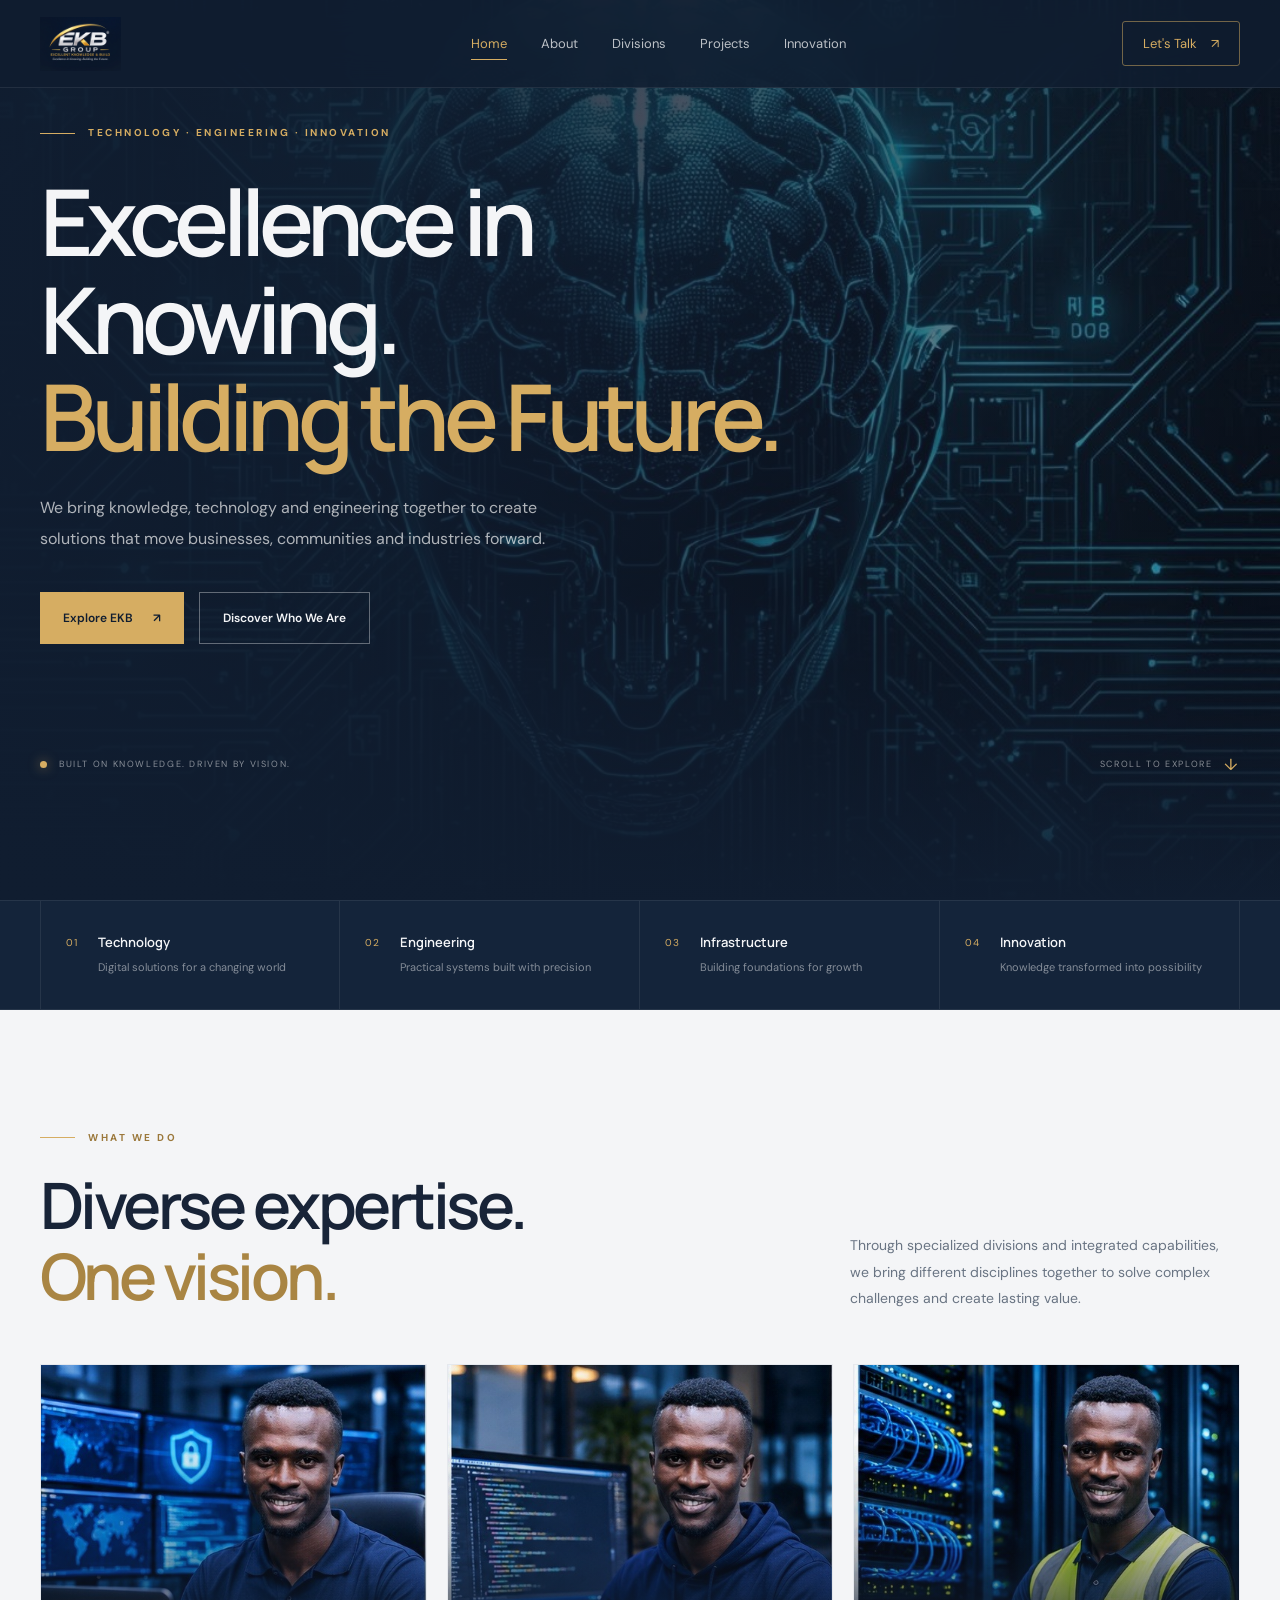
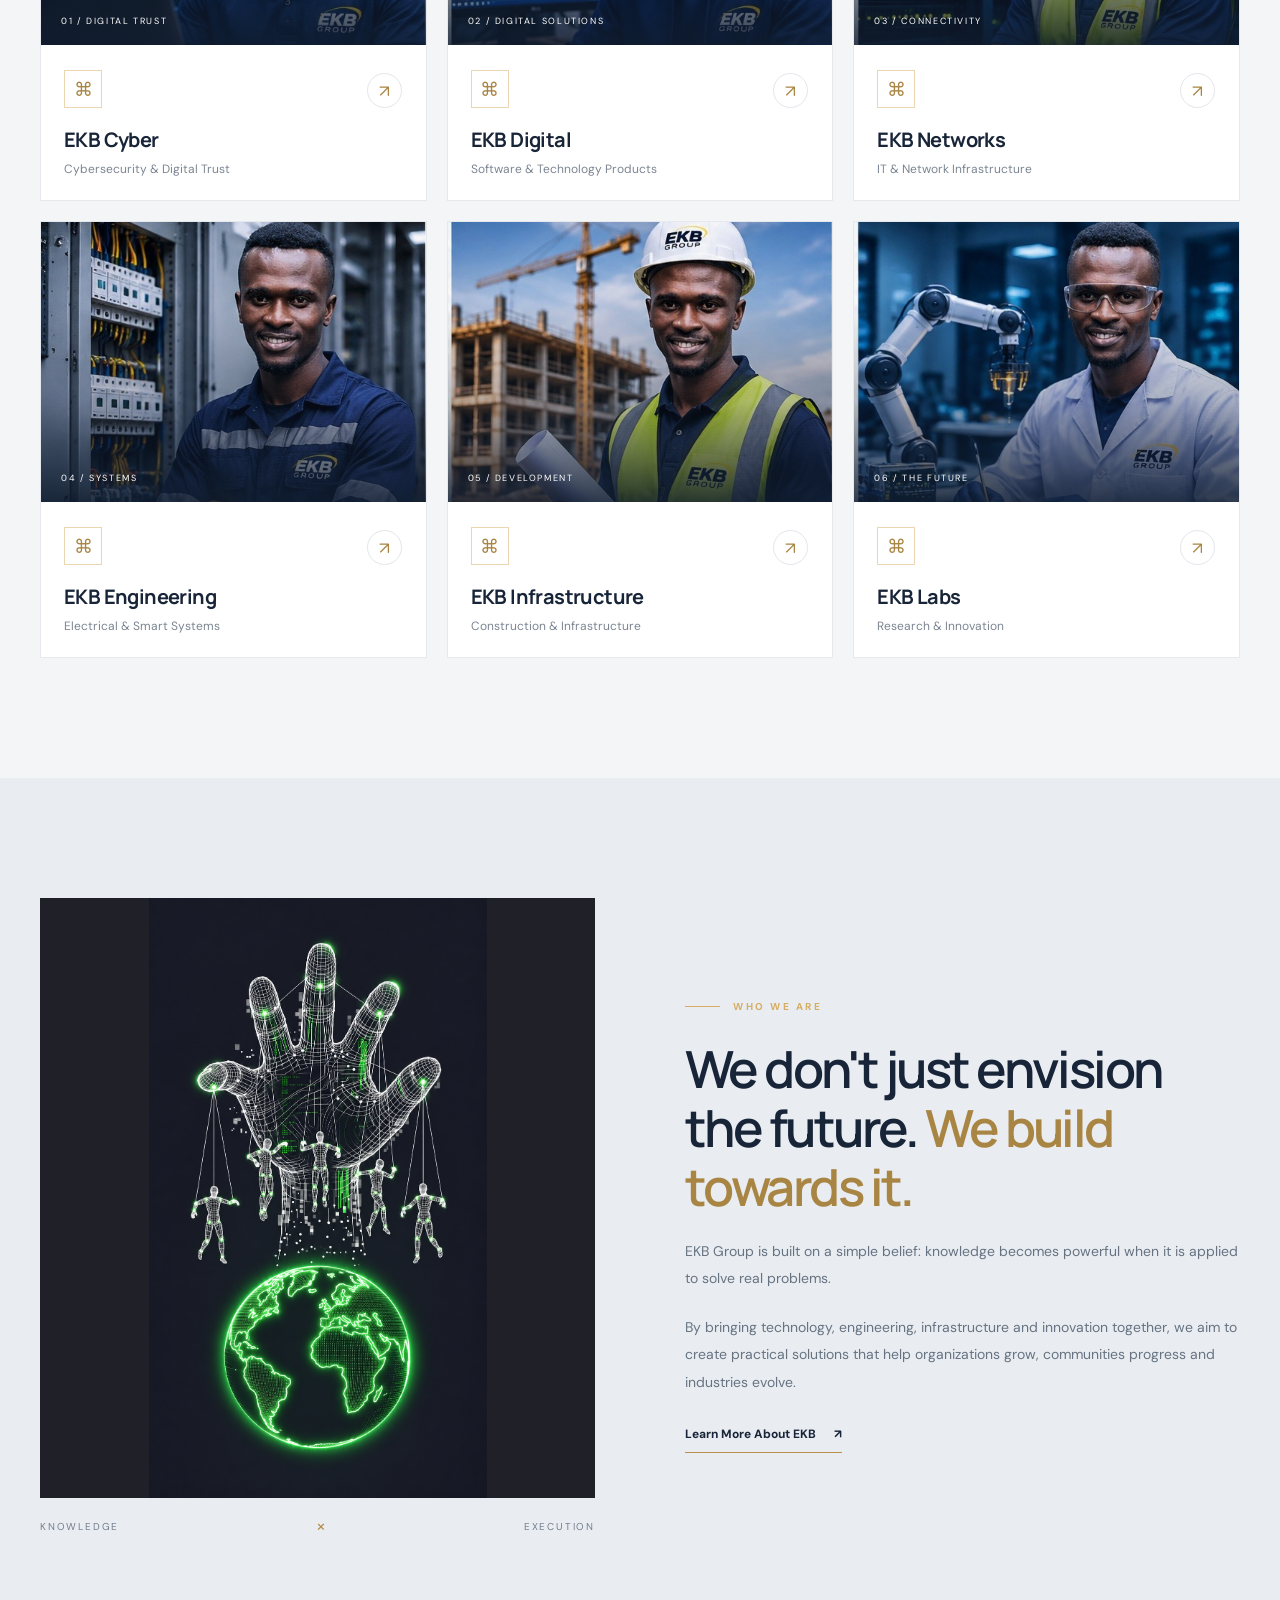
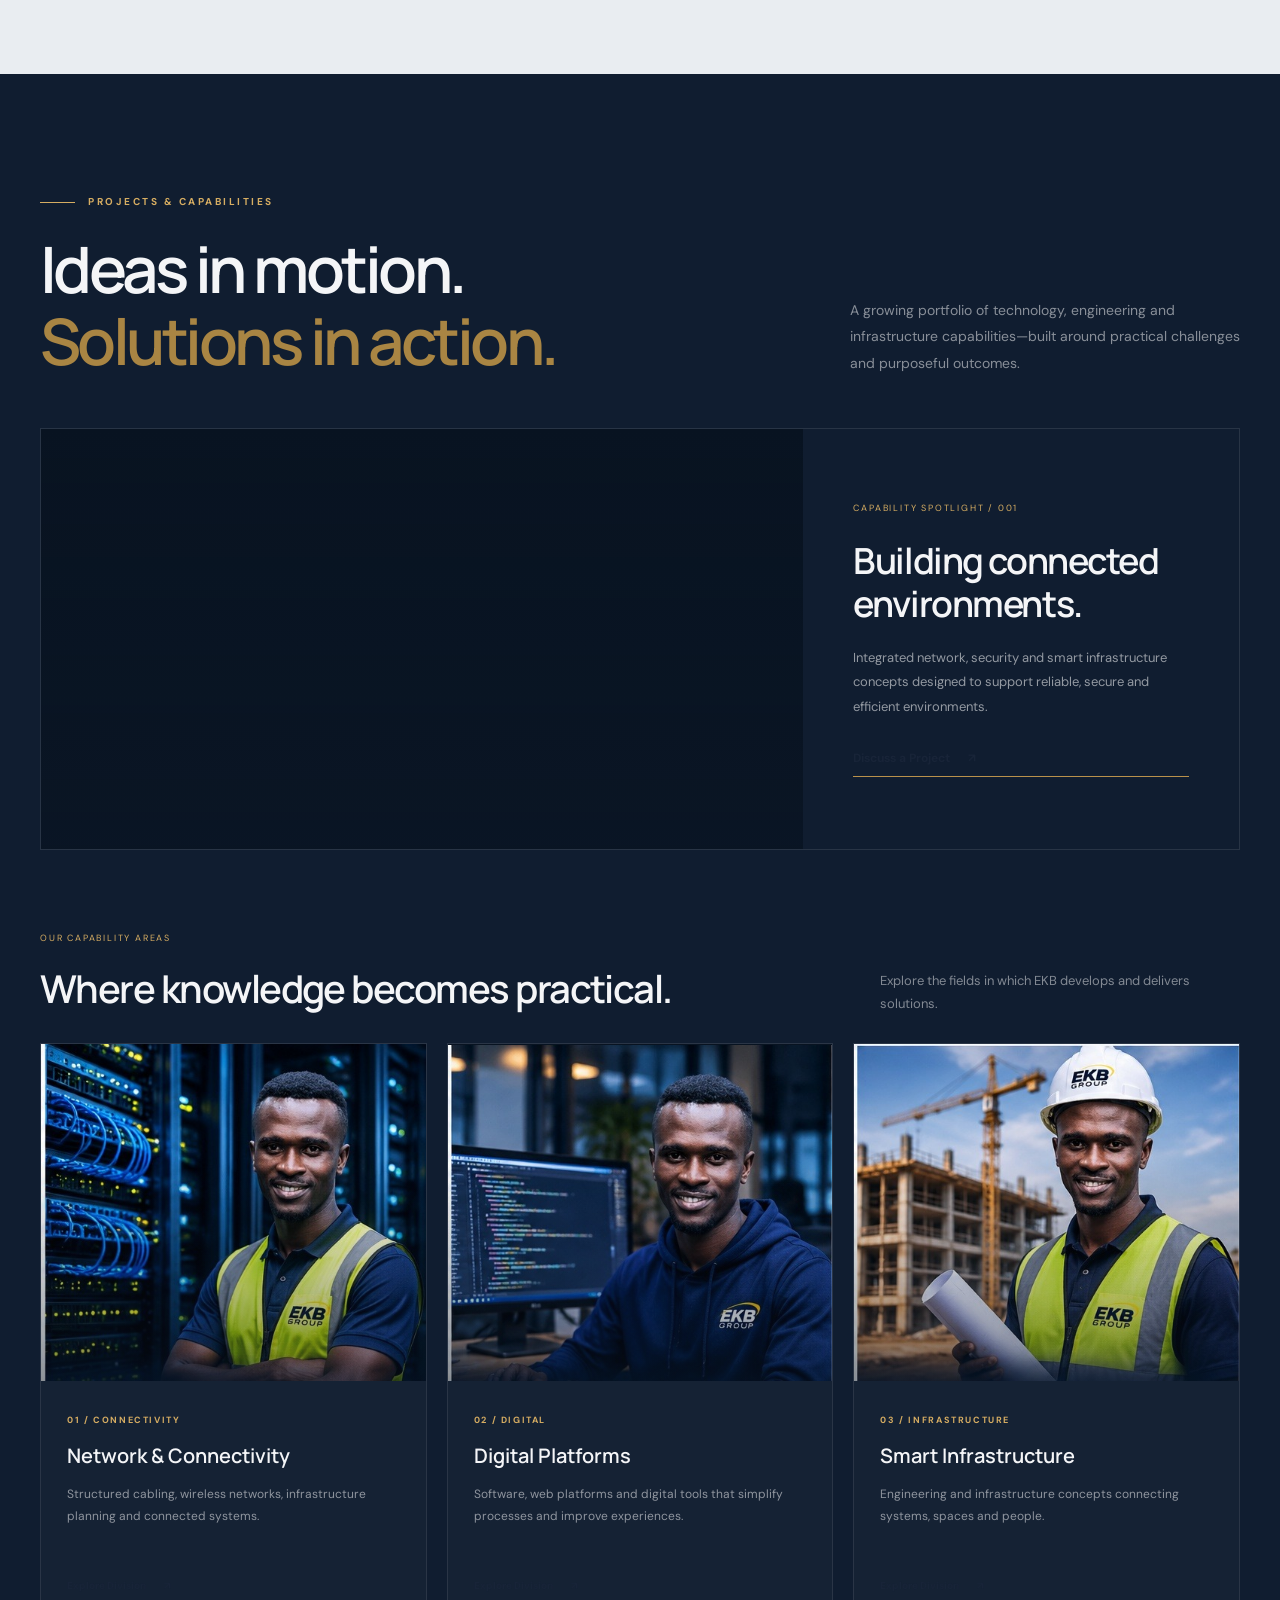
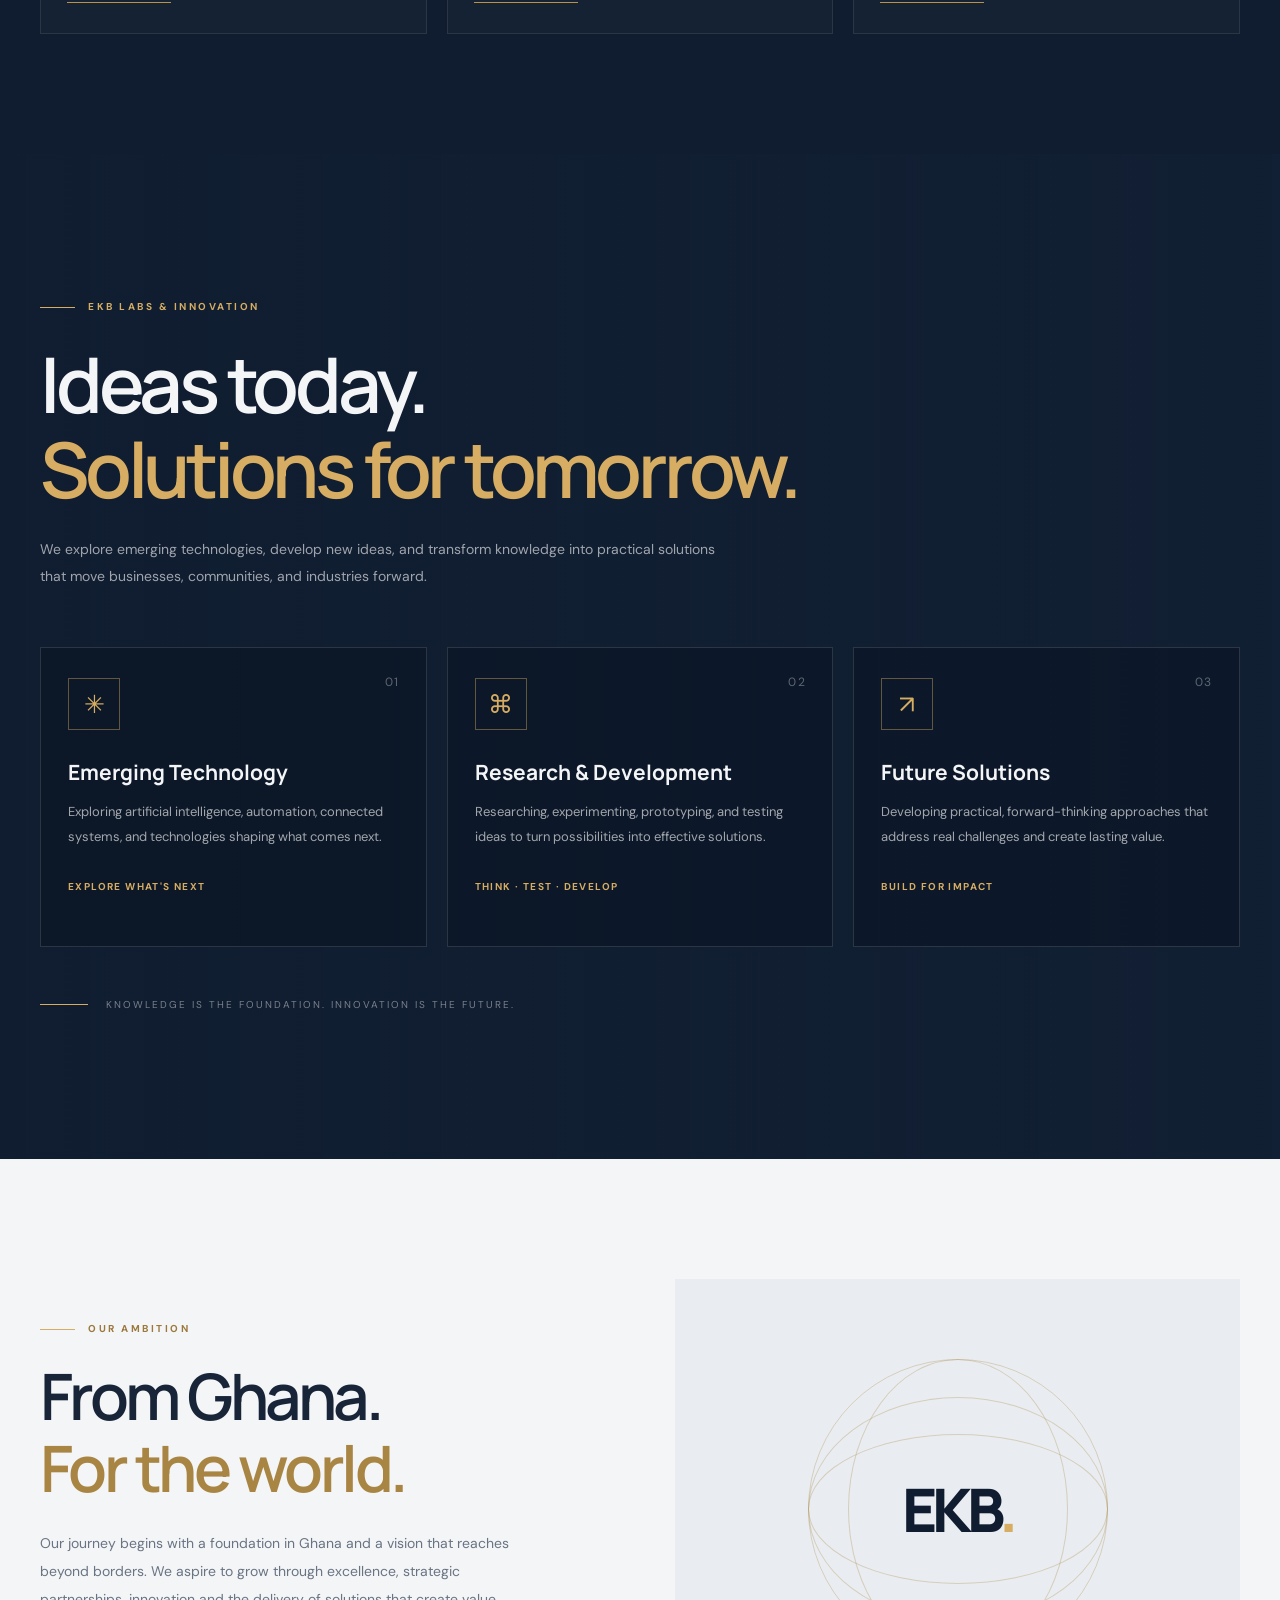
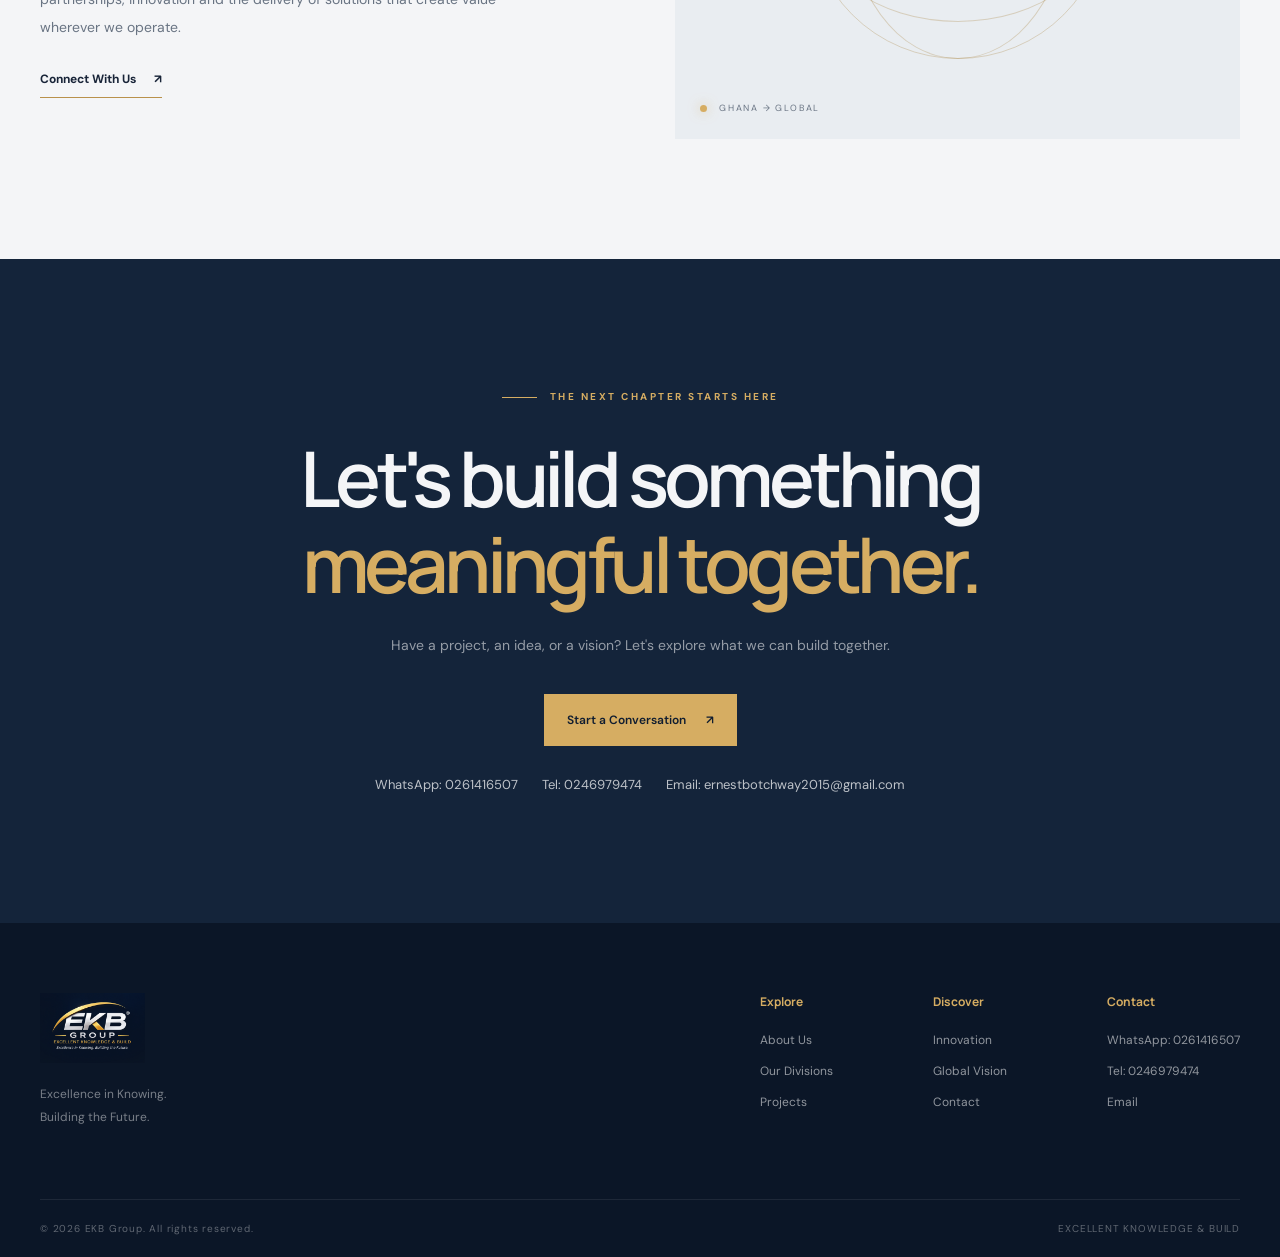
<file: index.html>
<!DOCTYPE html>
<html lang="en">
<head>
  <meta charset="UTF-8" />
  <meta name="viewport" content="width=device-width, initial-scale=1.0" />

  <title>EKB Group | Excellence in Knowing. Building the Future.</title>

  <meta name="theme-color" content="#081321" />
  <meta property="og:title" content="EKB Group | Excellence in Knowing. Building the Future." />
  <meta property="og:description" content="Technology, engineering, infrastructure and innovation—building solutions for a better future." />
  <meta property="og:type" content="website" />
  <meta
    name="description"
    content="EKB Group brings technology, engineering, infrastructure, and innovation together to build solutions for a better future."
  />

  <link rel="preconnect" href="https://fonts.googleapis.com" />
  <link rel="preconnect" href="https://fonts.gstatic.com" crossorigin />

  <link
    href="https://fonts.googleapis.com/css2?family=DM+Sans:wght@400;500;600;700&family=Manrope:wght@400;500;600;700;800&display=swap"
    rel="stylesheet"
  />

  <link rel="stylesheet" href="css/style.css" />
  <link rel="stylesheet" href="css/animation.css" />
  <link rel="stylesheet" href="css/responsive.css" />
</head>

<body>

  <!-- NAVIGATION -->
  <header class="header" id="header">
    <div class="container nav-container">

      <a href="index.html" class="brand">
        <img src="assets/logo/EKB_Group_Logo_Transparent.png" alt="EKB Group logo" />
      </a>

      <nav class="nav" id="nav">
        <a href="#home" class="nav-link active">Home</a>
        <a href="#about" class="nav-link">About</a>
        <a href="#divisions" class="nav-link">Divisions</a>
        <a href="#projects" class="nav-link">Projects</a>
        <a href="#innovation" class="nav-link">Innovation</a>
      </nav>

      <a href="#contact" class="nav-contact">
        Let's Talk <span>↗</span>
      </a>

      <button
        class="menu-toggle"
        id="menu-toggle"
        aria-label="Open navigation"
        aria-expanded="false"
      >
        <span></span>
        <span></span>
      </button>

    </div>
  </header>


  <!-- HERO -->
  <main>
    <section class="hero" id="home">

      <img class="hero-static-image" src="assets/images/ekb-cyber-brain-hero.jpg" alt="" aria-hidden="true">
      <div class="hero-overlay"></div>

      <div class="container hero-container">

        <div class="hero-content reveal">

          <div class="eyebrow">
            <span class="eyebrow-line"></span>
            TECHNOLOGY · ENGINEERING · INNOVATION
          </div>

          <h1>
            Excellence in<br />
            Knowing.<br />
            <span>Building the Future.</span>
          </h1>

          <p class="hero-description">
            We bring knowledge, technology and engineering together
            to create solutions that move businesses, communities
            and industries forward.
          </p>

          <div class="hero-actions">
            <a href="#divisions" class="btn btn-gold">
              Explore EKB <span>↗</span>
            </a>

            <a href="#about" class="btn btn-outline">
              Discover Who We Are
            </a>
          </div>

        </div>

        <div class="hero-bottom">
          <div class="hero-location">
            <span class="location-dot"></span>
            BUILT ON KNOWLEDGE. DRIVEN BY VISION.
          </div>

          <div class="hero-scroll">
            SCROLL TO EXPLORE <span>↓</span>
          </div>
        </div>

      </div>
    </section>


    <!-- CAPABILITIES STRIP -->
    <section class="capabilities" id="capabilities">
      <div class="container capabilities-grid">

        <div class="capability-item">
          <span class="capability-number">01</span>
          <div>
            <h3>Technology</h3>
            <p>Digital solutions for a changing world</p>
          </div>
        </div>

        <div class="capability-item">
          <span class="capability-number">02</span>
          <div>
            <h3>Engineering</h3>
            <p>Practical systems built with precision</p>
          </div>
        </div>

        <div class="capability-item">
          <span class="capability-number">03</span>
          <div>
            <h3>Infrastructure</h3>
            <p>Building foundations for growth</p>
          </div>
        </div>

        <div class="capability-item">
          <span class="capability-number">04</span>
          <div>
            <h3>Innovation</h3>
            <p>Knowledge transformed into possibility</p>
          </div>
        </div>

      </div>
    </section>


    <!-- DIVISIONS -->
    <section class="divisions section-padding" id="divisions">

      <div class="container">

        <div class="section-heading reveal">
          <div>
            <div class="eyebrow dark-eyebrow">
              <span class="eyebrow-line"></span>
              WHAT WE DO
            </div>

            <h2>
              Diverse expertise.<br />
              <span>One vision.</span>
            </h2>
          </div>

          <p class="section-intro">
            Through specialized divisions and integrated capabilities,
            we bring different disciplines together to solve complex
            challenges and create lasting value.
          </p>
        </div>


        <div class="division-grid">

          <article class="division-card reveal">
            <div class="division-image cyber-image">
              <span class="division-index">01 / DIGITAL TRUST</span>
            </div>

            <div class="division-info">
              <div class="division-icon">⌘</div>
              <h3>EKB Cyber</h3>
              <p>Cybersecurity & Digital Trust</p>
              <a href="#projects" class="division-link" aria-label="Explore EKB Cyber capabilities" title="Explore capabilities">↗</a>
            </div>
          </article>


          <article class="division-card reveal">
            <div class="division-image digital-image">
              <span class="division-index">02 / DIGITAL SOLUTIONS</span>
            </div>

            <div class="division-info">
              <div class="division-icon">⌘</div>
              <h3>EKB Digital</h3>
              <p>Software & Technology Products</p>
              <a href="#projects" class="division-link" aria-label="Explore EKB Digital capabilities" title="Explore capabilities">↗</a>
            </div>
          </article>


          <article class="division-card reveal">
            <div class="division-image network-image">
              <span class="division-index">03 / CONNECTIVITY</span>
            </div>

            <div class="division-info">
              <div class="division-icon">⌘</div>
              <h3>EKB Networks</h3>
              <p>IT & Network Infrastructure</p>
              <a href="#projects" class="division-link" aria-label="Explore EKB Networks capabilities" title="Explore capabilities">↗</a>
            </div>
          </article>


          <article class="division-card reveal">
            <div class="division-image engineering-image">
              <span class="division-index">04 / SYSTEMS</span>
            </div>

            <div class="division-info">
              <div class="division-icon">⌘</div>
              <h3>EKB Engineering</h3>
              <p>Electrical & Smart Systems</p>
              <a href="#projects" class="division-link" aria-label="Explore EKB Engineering capabilities" title="Explore capabilities">↗</a>
            </div>
          </article>


          <article class="division-card reveal">
            <div class="division-image infrastructure-image">
              <span class="division-index">05 / DEVELOPMENT</span>
            </div>

            <div class="division-info">
              <div class="division-icon">⌘</div>
              <h3>EKB Infrastructure</h3>
              <p>Construction & Infrastructure</p>
              <a href="#projects" class="division-link" aria-label="Explore EKB Infrastructure capabilities" title="Explore capabilities">↗</a>
            </div>
          </article>


          <article class="division-card reveal">
            <div class="division-image labs-image">
              <span class="division-index">06 / THE FUTURE</span>
            </div>

            <div class="division-info">
              <div class="division-icon">⌘</div>
              <h3>EKB Labs</h3>
              <p>Research & Innovation</p>
              <a href="#innovation" class="division-link" aria-label="Explore EKB Labs innovation" title="Explore innovation">↗</a>
            </div>
          </article>

        </div>
      </div>
    </section>


    <!-- ABOUT -->
    <section class="about-section section-padding" id="about">
      <div class="container about-grid">

        <div class="about-visual reveal">
          <div class="about-image"></div>

          <div class="about-image-caption">
            <span>KNOWLEDGE</span>
            <span>×</span>
            <span>EXECUTION</span>
          </div>
        </div>

        <div class="about-content reveal">
          <div class="eyebrow">
            <span class="eyebrow-line"></span>
            WHO WE ARE
          </div>

          <h2>
            We don't just envision the future.
            <span>We build towards it.</span>
          </h2>

          <p>
            EKB Group is built on a simple belief: knowledge becomes
            powerful when it is applied to solve real problems.
          </p>

          <p>
            By bringing technology, engineering, infrastructure and
            innovation together, we aim to create practical solutions
            that help organizations grow, communities progress and
            industries evolve.
          </p>

          <a href="#contact" class="text-link">
            Learn More About EKB <span>↗</span>
          </a>
        </div>

      </div>
    </section>


    <!-- PROJECTS -->
    <section class="projects-section section-padding" id="projects">
      <div class="container">

        <div class="section-heading reveal">
          <div>
            <div class="eyebrow">
              <span class="eyebrow-line"></span>
              PROJECTS & CAPABILITIES
            </div>

            <h2>
              Ideas in motion.<br />
              <span>Solutions in action.</span>
            </h2>
          </div>

          <p class="section-intro">
            A growing portfolio of technology, engineering and infrastructure
            capabilities—built around practical challenges and purposeful outcomes.
          </p>
        </div>

        <div class="project-feature reveal">
          <div class="project-image" role="img" aria-label="Technology and connected systems visual"></div>

          <div class="project-content">
            <span class="project-category">CAPABILITY SPOTLIGHT / 001</span>
            <h3>Building connected environments.</h3>
            <p>
              Integrated network, security and smart infrastructure concepts
              designed to support reliable, secure and efficient environments.
            </p>
            <a href="#contact" class="text-link">
              Discuss a Project <span>↗</span>
            </a>
          </div>
        </div>

        <div class="project-showcase-heading reveal">
          <div>
            <span class="project-category">OUR CAPABILITY AREAS</span>
            <h3>Where knowledge becomes practical.</h3>
          </div>
          <p>Explore the fields in which EKB develops and delivers solutions.</p>
        </div>

        <div class="project-showcase-grid">
          <article class="project-showcase-card reveal">
            <div class="project-showcase-image project-showcase-network" role="img" aria-label="Network infrastructure capability"></div>
            <div class="project-showcase-body">
              <span class="project-card-index">01 / CONNECTIVITY</span>
              <h4>Network & Connectivity</h4>
              <p>Structured cabling, wireless networks, infrastructure planning and connected systems.</p>
              <a href="#divisions" class="text-link">Explore Division <span>↗</span></a>
            </div>
          </article>

          <article class="project-showcase-card reveal">
            <div class="project-showcase-image project-showcase-digital" role="img" aria-label="Digital software capability"></div>
            <div class="project-showcase-body">
              <span class="project-card-index">02 / DIGITAL</span>
              <h4>Digital Platforms</h4>
              <p>Software, web platforms and digital tools that simplify processes and improve experiences.</p>
              <a href="#divisions" class="text-link">Explore Division <span>↗</span></a>
            </div>
          </article>

          <article class="project-showcase-card reveal">
            <div class="project-showcase-image project-showcase-infrastructure" role="img" aria-label="Infrastructure capability"></div>
            <div class="project-showcase-body">
              <span class="project-card-index">03 / INFRASTRUCTURE</span>
              <h4>Smart Infrastructure</h4>
              <p>Engineering and infrastructure concepts connecting systems, spaces and people.</p>
              <a href="#divisions" class="text-link">Explore Division <span>↗</span></a>
            </div>
          </article>
        </div>

      </div>
    </section>


    <!-- INNOVATION -->
    <section class="innovation-section" id="innovation">
      <div class="innovation-bg"></div>

      <div class="container innovation-content reveal">
        <div class="eyebrow">
          <span class="eyebrow-line"></span>
          EKB LABS &amp; INNOVATION
        </div>

        <h2>
          Ideas today.<br />
          <span>Solutions for tomorrow.</span>
        </h2>

        <p class="innovation-intro">
          We explore emerging technologies, develop new ideas, and transform knowledge
          into practical solutions that move businesses, communities, and industries forward.
        </p>

        <div class="innovation-grid">
          <article class="innovation-card">
            <span class="innovation-number">01</span>
            <div class="innovation-symbol" aria-hidden="true">✳</div>
            <h3>Emerging Technology</h3>
            <p>Exploring artificial intelligence, automation, connected systems, and technologies shaping what comes next.</p>
            <span class="innovation-tag">EXPLORE WHAT'S NEXT</span>
          </article>

          <article class="innovation-card">
            <span class="innovation-number">02</span>
            <div class="innovation-symbol" aria-hidden="true">⌘</div>
            <h3>Research &amp; Development</h3>
            <p>Researching, experimenting, prototyping, and testing ideas to turn possibilities into effective solutions.</p>
            <span class="innovation-tag">THINK · TEST · DEVELOP</span>
          </article>
          <article class="innovation-card">
            <span class="innovation-number">03</span>
            <div class="innovation-symbol" aria-hidden="true">↗</div>
            <h3>Future Solutions</h3>
            <p>Developing practical, forward-thinking approaches that address real challenges and create lasting value.</p>
            <span class="innovation-tag">BUILD FOR IMPACT</span>
          </article>
        </div>


        <div class="innovation-footer">
          <span class="innovation-footer-line"></span>
          <p>KNOWLEDGE IS THE FOUNDATION. INNOVATION IS THE FUTURE.</p>
        </div>
      </div>
    </section>

    <!-- GLOBAL VISION -->
    <section class="global-section section-padding" id="global">
      <div class="container global-grid">

        <div class="global-content reveal">
          <div class="eyebrow dark-eyebrow">
            <span class="eyebrow-line"></span>
            OUR AMBITION
          </div>

          <h2>
            From Ghana.<br />
            <span>For the world.</span>
          </h2>

          <p>
            Our journey begins with a foundation in Ghana and a vision
            that reaches beyond borders. We aspire to grow through
            excellence, strategic partnerships, innovation and the
            delivery of solutions that create value wherever we operate.
          </p>

          <a href="#contact" class="text-link">
            Connect With Us <span>↗</span>
          </a>
        </div>

        <div class="global-visual reveal">
          <div class="global-globe">
            <div class="globe-ring ring-one"></div>
            <div class="globe-ring ring-two"></div>
            <div class="globe-ring ring-three"></div>
            <div class="globe-core">EKB<span>.</span></div>
          </div>

          <div class="global-label">
            <span class="location-dot"></span>
            GHANA → GLOBAL
          </div>
        </div>

      </div>
    </section>


    <!-- CONTACT CTA -->
    <section class="contact-section" id="contact">
      <div class="container contact-container reveal">

        <div class="eyebrow">
          <span class="eyebrow-line"></span>
          THE NEXT CHAPTER STARTS HERE
        </div>

        <h2>
          Let's build something<br />
          <span>meaningful together.</span>
        </h2>

        <p>
          Have a project, an idea, or a vision?
          Let's explore what we can build together.
        </p>

        <a href="mailto:ernestbotchway2015@gmail.com" class="btn btn-gold">
          Start a Conversation <span>↗</span>
        </a>

        <div class="contact-details" aria-label="Contact information">
          <a href="https://wa.me/233261416507" target="_blank" rel="noopener noreferrer">WhatsApp: 0261416507</a>
          <a href="tel:+233246979474">Tel: 0246979474</a>
          <a href="mailto:ernestbotchway2015@gmail.com">Email: ernestbotchway2015@gmail.com</a>
        </div>

      </div>
    </section>

  </main>


  <!-- FOOTER -->
  <footer class="footer">
    <div class="container">

      <div class="footer-top">
        <div class="footer-brand">
          <img src="assets/logo/EKB_Group_Logo_Transparent.png" alt="EKB Group" />

          <p>
            Excellence in Knowing.<br />
            Building the Future.
          </p>
        </div>

        <div class="footer-navigation">
          <div class="footer-column">
            <h4>Explore</h4>
            <a href="#about">About Us</a>
            <a href="#divisions">Our Divisions</a>
            <a href="#projects">Projects</a>
          </div>

          <div class="footer-column">
            <h4>Discover</h4>
            <a href="#innovation">Innovation</a>
            <a href="#global">Global Vision</a>
            <a href="#contact">Contact</a>
          </div>

          <div class="footer-column footer-contact-column">
            <h4>Contact</h4>
            <a href="https://wa.me/233261416507" target="_blank" rel="noopener noreferrer">WhatsApp: 0261416507</a>
            <a href="tel:+233246979474">Tel: 0246979474</a>
            <a href="mailto:ernestbotchway2015@gmail.com">Email</a>
          </div>
        </div>
      </div>

      <div class="footer-bottom">
        <p>© <span id="year"></span> EKB Group. All rights reserved.</p>
        <p>EXCELLENT KNOWLEDGE & BUILD</p>
      </div>

    </div>
  </footer>

  <script src="js/navigation.js"></script>
  <script src="js/main.js"></script>

</body>
</html>
</file>
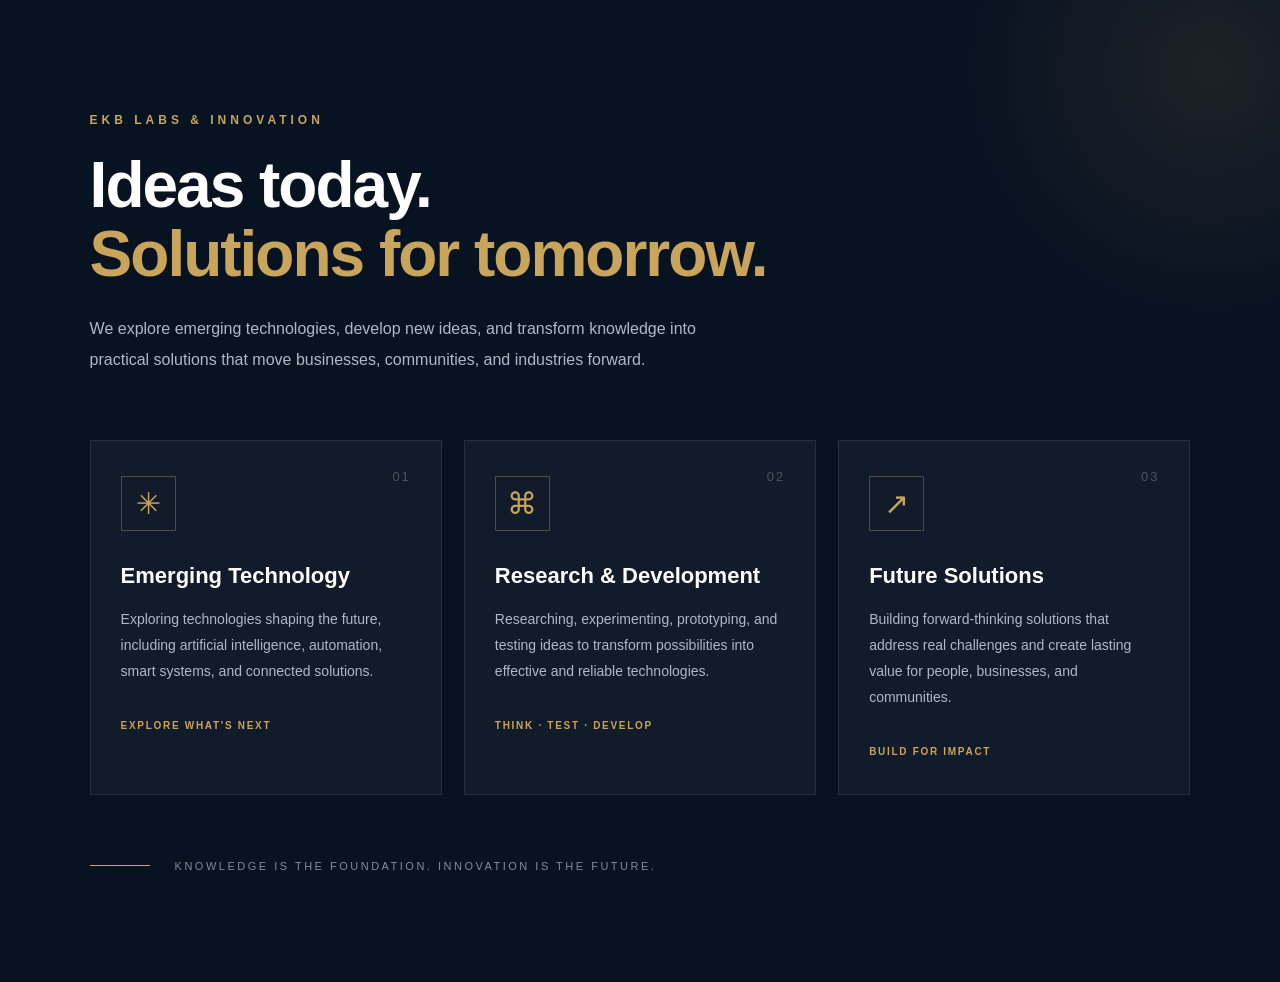
<file: EKB_Group_Build02_Innovation/preview.html>
<!doctype html>
<html lang="en">
<head>
  <meta charset="utf-8">
  <meta name="viewport" content="width=device-width, initial-scale=1">
  <title>EKB Group — Innovation &amp; Labs Preview</title>
  <link rel="stylesheet" href="innovation.css">
  <style>html,body{margin:0;font-family:Arial,Helvetica,sans-serif;background:#081321}*{box-sizing:border-box}</style>
</head>
<body>
<!-- Preview copy of the Innovation section. In your main site, paste innovation-section.html into index.html and link innovation.css. -->
<section class="innovation-section" id="innovation">
  <div class="innovation-container">
    <div class="innovation-header">
      <span class="innovation-label">EKB LABS &amp; INNOVATION</span>
      <h2>Ideas today.<br><span>Solutions for tomorrow.</span></h2>
      <p>We explore emerging technologies, develop new ideas, and transform knowledge into practical solutions that move businesses, communities, and industries forward.</p>
    </div>
    <div class="innovation-grid">
      <article class="innovation-card">
        <span class="innovation-number">01</span>
        <div class="innovation-icon" aria-hidden="true">✳</div>
        <h3>Emerging Technology</h3>
        <p>Exploring technologies shaping the future, including artificial intelligence, automation, smart systems, and connected solutions.</p>
        <span class="innovation-tag">EXPLORE WHAT'S NEXT</span>
      </article>
      <article class="innovation-card">
        <span class="innovation-number">02</span>
        <div class="innovation-icon" aria-hidden="true">⌘</div>
        <h3>Research &amp; Development</h3>
        <p>Researching, experimenting, prototyping, and testing ideas to transform possibilities into effective and reliable technologies.</p>
        <span class="innovation-tag">THINK · TEST · DEVELOP</span>
      </article>
      <article class="innovation-card">
        <span class="innovation-number">03</span>
        <div class="innovation-icon" aria-hidden="true">↗</div>
        <h3>Future Solutions</h3>
        <p>Building forward-thinking solutions that address real challenges and create lasting value for people, businesses, and communities.</p>
        <span class="innovation-tag">BUILD FOR IMPACT</span>
      </article>
    </div>
    <div class="innovation-footer">
      <div class="innovation-footer-line"></div>
      <p>KNOWLEDGE IS THE FOUNDATION. INNOVATION IS THE FUTURE.</p>
    </div>
  </div>
</section>
</body>
</html>
</file>
<file: css/style.css>
/* =========================================
   EKB GROUP — CORE DESIGN SYSTEM
========================================= */

:root {
  --navy: #101d30;
  --navy-light: #172840;
  --gold: #d6ad62;
  --gold-light: #e6c782;
  --white: #f4f5f7;
  --steel: #313b49;
  --muted: #8e9aaa;
  --dark-text: #182438;

  --container-width: 1440px;
  --section-space: 120px;
}

* {
  margin: 0;
  padding: 0;
  box-sizing: border-box;
}

html {
  scroll-behavior: smooth;
  scroll-padding-top: 90px;
}

body {
  font-family: "DM Sans", sans-serif;
  background: var(--navy);
  color: var(--white);
  overflow-x: hidden;
}

body.menu-open {
  overflow: hidden;
}

a {
  text-decoration: none;
  color: inherit;
}

button {
  font: inherit;
}

img {
  display: block;
  max-width: 100%;
}

.container {
  width: min(100% - 80px, var(--container-width));
  margin-inline: auto;
}

.section-padding {
  padding-block: var(--section-space);
}

h1,
h2,
h3,
h4 {
  font-family: "Manrope", sans-serif;
}


/* =========================================
   HEADER & NAVIGATION
========================================= */

.header {
  position: fixed;
  inset: 0 0 auto;
  z-index: 1000;
  height: 88px;
  border-bottom: 1px solid rgba(255, 255, 255, 0.08);
  background: rgba(16, 29, 48, 0.84);
  backdrop-filter: blur(18px);
  transition: background 0.3s, height 0.3s;
}

.header.scrolled {
  height: 74px;
  background: rgba(16, 29, 48, 0.97);
}

.nav-container {
  display: flex;
  align-items: center;
  justify-content: space-between;
  height: 100%;
}

.brand {
  display: flex;
  align-items: center;
  width: 155px;
}

.brand img {
  width: 100%;
  height: 54px;
  object-fit: contain;
  object-position: left center;
}

.nav {
  display: flex;
  align-items: center;
  gap: 34px;
}

.nav-link {
  position: relative;
  font-size: 13px;
  color: rgba(255, 255, 255, 0.72);
  transition: color 0.25s;
}

.nav-link:hover,
.nav-link.active {
  color: var(--gold);
}

.nav-link::after {
  content: "";
  position: absolute;
  bottom: -8px;
  left: 0;
  width: 0;
  height: 1px;
  background: var(--gold);
  transition: width 0.3s;
}

.nav-link:hover::after,
.nav-link.active::after {
  width: 100%;
}

.nav-contact {
  display: flex;
  align-items: center;
  gap: 14px;
  padding: 13px 20px;
  border: 1px solid rgba(214, 173, 98, 0.5);
  border-radius: 3px;
  color: var(--gold);
  font-size: 13px;
  transition: 0.3s;
}

.nav-contact:hover {
  background: var(--gold);
  color: var(--navy);
}

.menu-toggle {
  display: none;
  width: 42px;
  height: 42px;
  background: transparent;
  border: 0;
  cursor: pointer;
}

.menu-toggle span {
  display: block;
  width: 25px;
  height: 1px;
  margin: 6px auto;
  background: var(--white);
  transition: 0.3s;
}


/* =========================================
   HERO
========================================= */

.hero {
  position: relative;
  min-height: 790px;
  min-height: 100svh;
  display: flex;
  align-items: center;
  overflow: hidden;
  background: var(--navy);
}

.hero-video {
  position: absolute;
  inset: 0;
  width: 100%;
  height: 100%;
  object-fit: cover;
  object-position: 60% center;
  transform: scale(1.02);
  animation: heroImageReveal 1.8s ease-out forwards;
}

.hero-overlay {
  position: absolute;
  inset: 0;
  background:
    linear-gradient(
      90deg,
      rgba(16, 29, 48, 0.98) 0%,
      rgba(16, 29, 48, 0.86) 36%,
      rgba(16, 29, 48, 0.35) 100%
    ),
    linear-gradient(
      0deg,
      var(--navy) 0%,
      transparent 35%,
      rgba(16, 29, 48, 0.2) 100%
    );
}

.hero-container {
  position: relative;
  z-index: 2;
  padding-top: 110px;
  padding-bottom: 110px;
}

.hero-content {
  max-width: 790px;
}

.eyebrow {
  display: flex;
  align-items: center;
  gap: 13px;
  color: var(--gold);
  font-size: 10px;
  font-weight: 700;
  letter-spacing: 0.25em;
  line-height: 1.6;
}

.eyebrow-line {
  width: 35px;
  height: 1px;
  flex-shrink: 0;
  background: var(--gold);
}

.hero h1 {
  margin-top: 32px;
  font-size: clamp(54px, 7.2vw, 100px);
  font-weight: 600;
  line-height: 1.06;
  letter-spacing: -0.065em;
}

.hero h1 span {
  color: var(--gold);
}

.hero-description {
  max-width: 530px;
  margin-top: 27px;
  color: rgba(255, 255, 255, 0.67);
  font-size: 16px;
  line-height: 1.9;
}

.hero-actions {
  display: flex;
  flex-wrap: wrap;
  gap: 15px;
  margin-top: 38px;
}

.btn {
  display: inline-flex;
  align-items: center;
  justify-content: center;
  gap: 20px;
  min-height: 52px;
  padding: 0 23px;
  font-size: 12px;
  font-weight: 600;
  transition: all 0.3s;
}

.btn-gold {
  background: var(--gold);
  color: var(--navy);
}

.btn-gold:hover {
  background: var(--white);
  transform: translateY(-2px);
}

.btn-outline {
  border: 1px solid rgba(255, 255, 255, 0.35);
  color: var(--white);
}

.btn-outline:hover {
  border-color: var(--gold);
  color: var(--gold);
  transform: translateY(-2px);
}

.hero-bottom {
  display: flex;
  align-items: center;
  justify-content: space-between;
  margin-top: 110px;
}

.hero-location,
.hero-scroll {
  display: flex;
  align-items: center;
  gap: 12px;
  color: rgba(255, 255, 255, 0.5);
  font-size: 9px;
  letter-spacing: 0.18em;
}

.location-dot {
  width: 7px;
  height: 7px;
  border-radius: 50%;
  background: var(--gold);
  box-shadow: 0 0 12px rgba(214, 173, 98, 0.6);
}

.hero-scroll span {
  color: var(--gold);
  font-size: 16px;
}


/* =========================================
   CAPABILITIES
========================================= */

.capabilities {
  position: relative;
  z-index: 3;
  background: #14243a;
  border-top: 1px solid rgba(255, 255, 255, 0.08);
  border-bottom: 1px solid rgba(255, 255, 255, 0.08);
}

.capabilities-grid {
  display: grid;
  grid-template-columns: repeat(4, 1fr);
}

.capability-item {
  display: flex;
  gap: 20px;
  align-items: flex-start;
  padding: 32px 25px;
  border-right: 1px solid rgba(255, 255, 255, 0.08);
}

.capability-item:first-child {
  border-left: 1px solid rgba(255, 255, 255, 0.08);
}

.capability-number {
  padding-top: 3px;
  color: var(--gold);
  font-size: 10px;
  letter-spacing: 0.1em;
}

.capability-item h3 {
  font-size: 13px;
  font-weight: 600;
}

.capability-item p {
  margin-top: 7px;
  color: rgba(255, 255, 255, 0.48);
  font-size: 11px;
  line-height: 1.7;
}


/* =========================================
   DIVISIONS
========================================= */

.divisions {
  background: var(--white);
  color: var(--dark-text);
}

.dark-eyebrow {
  color: #9b783b;
}

.section-heading {
  display: flex;
  align-items: flex-end;
  justify-content: space-between;
  gap: 45px;
  margin-bottom: 52px;
}

.section-heading h2,
.global-content h2 {
  margin-top: 23px;
  font-size: clamp(38px, 5vw, 66px);
  font-weight: 600;
  line-height: 1.12;
  letter-spacing: -0.055em;
}

.section-heading h2 span,
.global-content h2 span {
  color: #a98543;
}

.section-intro {
  max-width: 390px;
  color: #697483;
  font-size: 14px;
  line-height: 1.9;
}

.division-grid {
  display: grid;
  grid-template-columns: repeat(3, 1fr);
  gap: 20px;
}

.division-card {
  overflow: hidden;
  background: #fff;
  border: 1px solid #e5e8ed;
  transition: transform 0.4s, box-shadow 0.4s;
}

.division-card:hover {
  transform: translateY(-6px);
  box-shadow: 0 18px 40px rgba(16, 29, 48, 0.08);
}

.division-image {
  position: relative;
  height: 230px;
  background-size: cover;
  background-position: center;
  overflow: hidden;
}

.division-image::after {
  content: "";
  position: absolute;
  inset: 0;
  background: linear-gradient(
    0deg,
    rgba(16, 29, 48, 0.72),
    transparent 60%
  );
}

.division-index {
  position: absolute;
  z-index: 1;
  bottom: 18px;
  left: 20px;
  color: white;
  font-size: 9px;
  letter-spacing: 0.18em;
}

.cyber-image {
  background-image: url("../assets/images/division/cyber.jpg");
}

.digital-image {
  background-image: url("../assets/images/division/digital.jpg");
}

.network-image {
  background-image: url("../assets/images/division/networks.jpg");
}

.engineering-image {
  background-image: url("../assets/images/division/engineering.jpg");
}

.infrastructure-image {
  background-image: url("../assets/images/division/infrastructure.jpg");
}

.labs-image {
  background-image: url("../assets/images/division/labs.jpg");
}

.division-info {
  position: relative;
  padding: 25px 23px 23px;
}

.division-icon {
  display: flex;
  align-items: center;
  justify-content: center;
  width: 38px;
  height: 38px;
  margin-bottom: 18px;
  border: 1px solid rgba(214, 173, 98, 0.5);
  color: #a98543;
  font-size: 19px;
}

.division-info h3 {
  font-size: 20px;
  font-weight: 700;
  letter-spacing: -0.03em;
}

.division-info p {
  margin-top: 8px;
  color: #7b8592;
  font-size: 12px;
}

.division-link {
  position: absolute;
  top: 28px;
  right: 24px;
  display: flex;
  align-items: center;
  justify-content: center;
  width: 35px;
  height: 35px;
  border: 1px solid #e3e6eb;
  border-radius: 50%;
  color: #a98543;
  font-size: 17px;
  transition: 0.3s;
}

.division-card:hover .division-link {
  color: var(--navy);
  background: var(--gold);
  border-color: var(--gold);
}


/* =========================================
   ABOUT SECTION
========================================= */

.about-section {
  background: #e9edf1;
  color: var(--dark-text);
}

.about-grid {
  display: grid;
  grid-template-columns: 1fr 1fr;
  align-items: center;
  gap: 90px;
}

.about-visual {
  position: relative;
}

 .about-image {
  min-height: 600px;
  position: relative;
  overflow: hidden;
  background-color: #202128;
  background-image: url("../assets/images/about-network-hand.png");
  background-repeat: no-repeat;
  background-position: center center;
  background-size: contain;
  isolation: isolate;
}

.about-image::before {
  content: "";
  position: absolute;
  inset: 0;
  background: radial-gradient(circle at 52% 56%, rgba(102, 255, 143, 0.13), transparent 42%);
  animation: aboutNetworkPulse 2.4s ease-in-out infinite;
  pointer-events: none;
}


.about-image::after {
  content: "";
  position: absolute;
  inset: 0;
  background: linear-gradient(115deg, transparent 34%, rgba(125, 255, 160, 0.12) 48%, transparent 62%);
  transform: translateX(-110%);
  animation: aboutNetworkSweep 3.2s ease-in-out infinite;
  pointer-events: none;
}


@keyframes aboutNetworkPulse {
  0%, 100% { opacity: 0.35; }
  50% { opacity: 0.9; }
}

@keyframes aboutNetworkSweep {
  0%, 15% { transform: translateX(-110%); }
  55%, 100% { transform: translateX(110%); }
}

@media (prefers-reduced-motion: reduce) {
  .about-image::before,
  .about-image::after { animation: none; }
}

.about-image-caption {
  display: flex;
  justify-content: space-between;
  align-items: center;
  padding: 16px 0;
  color: #727e8d;
  font-size: 10px;
  letter-spacing: 0.18em;
}

.about-image-caption span:nth-child(2) {
  color: #b58c49;
  font-size: 18px;
}

.about-content h2 {
  margin-top: 24px;
  font-size: clamp(38px, 4vw, 57px);
  font-weight: 600;
  line-height: 1.15;
  letter-spacing: -0.05em;
}

.about-content h2 span {
  color: #a98543;
}

.about-content p {
  margin-top: 22px;
  color: #677382;
  font-size: 14px;
  line-height: 1.95;
}

.text-link {
  display: inline-flex;
  align-items: center;
  gap: 18px;
  margin-top: 30px;
  padding-bottom: 10px;
  border-bottom: 1px solid #b9914b;
  color: #182438;
  font-size: 12px;
  font-weight: 700;
  transition: gap 0.3s;
}

.text-link:hover {
  gap: 25px;
}


/* =========================================
   PROJECTS
========================================= */

.projects-section {
  background: var(--navy);
}

.projects-section .section-heading h2 {
  color: var(--white);
}

.projects-section .section-intro {
  color: rgba(255, 255, 255, 0.5);
}

.project-feature {
  display: grid;
  grid-template-columns: 1.4fr 0.8fr;
  min-height: 420px;
  border: 1px solid rgba(255, 255, 255, 0.1);
}

.project-image {
  min-height: 420px;
  background:
    linear-gradient(0deg, rgba(16, 29, 48, 0.2), transparent),
    url("https://images.unsplash.com/photo-1518770660439-4636190af475?auto=format&fit=crop&w=1500&q=90")
    center / cover;
}

.project-content {
  display: flex;
  flex-direction: column;
  justify-content: center;
  padding: 50px;
}

.project-category {
  color: var(--gold);
  font-size: 9px;
  letter-spacing: 0.2em;
}

.project-content h3 {
  margin-top: 25px;
  font-size: 36px;
  font-weight: 600;
  line-height: 1.2;
  letter-spacing: -0.04em;
}

.project-content p {
  margin-top: 20px;
  color: rgba(255, 255, 255, 0.55);
  font-size: 13px;
  line-height: 1.9;
}


/* =========================================
   INNOVATION
========================================= */

.innovation-section {
  position: relative;
  overflow: hidden;
  padding-block: 145px;
  background: #14243a;
}

.innovation-bg {
  position: absolute;
  inset: 0;
  background:
    linear-gradient(90deg, rgba(16, 29, 48, 0.98), rgba(16, 29, 48, 0.68)),
    url("https://images.unsplash.com/photo-1451187580459-43490279c0fa?auto=format&fit=crop&w=2000&q=90")
    center / cover;
}

.innovation-content {
  position: relative;
  z-index: 1;
}

.innovation-content h2 {
  margin-top: 27px;
  font-size: clamp(45px, 6vw, 78px);
  font-weight: 600;
  line-height: 1.1;
  letter-spacing: -0.055em;
}

.innovation-content h2 span {
  color: var(--gold);
}

.innovation-content p {
  max-width: 500px;
  margin-top: 25px;
  color: rgba(255, 255, 255, 0.6);
  font-size: 14px;
  line-height: 1.9;
}

.innovation-content .btn {
  margin-top: 35px;
}


/* =========================================
   GLOBAL VISION
========================================= */

.global-section {
  background: #f4f5f7;
  color: var(--dark-text);
}

.global-grid {
  display: grid;
  grid-template-columns: 1fr 1fr;
  align-items: center;
  gap: 70px;
}

.global-content p {
  max-width: 500px;
  margin-top: 25px;
  color: #697483;
  font-size: 14px;
  line-height: 2;
}

.global-visual {
  position: relative;
  display: flex;
  align-items: center;
  justify-content: center;
  min-height: 460px;
  background: #e9edf1;
  overflow: hidden;
}

.global-globe {
  position: relative;
  display: flex;
  align-items: center;
  justify-content: center;
  width: 300px;
  height: 300px;
  border: 1px solid rgba(169, 132, 66, 0.3);
  border-radius: 50%;
}

.globe-ring {
  position: absolute;
  border: 1px solid rgba(169, 132, 66, 0.3);
  border-radius: 50%;
}

.ring-one {
  width: 220px;
  height: 300px;
}

.ring-two {
  width: 300px;
  height: 150px;
}

.ring-three {
  width: 300px;
  height: 225px;
}

.globe-core {
  font-family: "Manrope", sans-serif;
  font-size: 60px;
  font-weight: 800;
  letter-spacing: -0.08em;
  color: var(--navy);
}

.globe-core span {
  color: var(--gold);
}

.global-label {
  position: absolute;
  bottom: 25px;
  left: 25px;
  display: flex;
  align-items: center;
  gap: 12px;
  color: #697483;
  font-size: 9px;
  letter-spacing: 0.2em;
}


/* =========================================
   CONTACT CTA
========================================= */

.contact-section {
  padding-block: 130px;
  text-align: center;
  background: #14243a;
}

.contact-container {
  display: flex;
  flex-direction: column;
  align-items: center;
}

.contact-container .eyebrow {
  justify-content: center;
}

.contact-container h2 {
  margin-top: 30px;
  font-size: clamp(43px, 6vw, 80px);
  font-weight: 600;
  line-height: 1.12;
  letter-spacing: -0.06em;
}

.contact-container h2 span {
  color: var(--gold);
}

.contact-container p {
  max-width: 500px;
  margin-top: 25px;
  color: rgba(255, 255, 255, 0.55);
  font-size: 14px;
  line-height: 1.9;
}

.contact-container .btn {
  margin-top: 35px;
}


/* =========================================
   FOOTER
========================================= */

.footer {
  background: #0b1627;
}

.footer-top {
  display: flex;
  justify-content: space-between;
  gap: 80px;
  padding-block: 70px;
}

.footer-brand img {
  width: 180px;
  height: 70px;
  object-fit: contain;
  object-position: left;
}

.footer-brand p {
  margin-top: 20px;
  color: rgba(255, 255, 255, 0.45);
  font-size: 12px;
  line-height: 1.9;
}

.footer-navigation {
  display: flex;
  gap: 100px;
}

.footer-column {
  display: flex;
  flex-direction: column;
  gap: 15px;
}

.footer-column h4 {
  margin-bottom: 7px;
  color: var(--gold);
  font-size: 12px;
}

.footer-column a {
  color: rgba(255, 255, 255, 0.55);
  font-size: 12px;
  transition: color 0.25s;
}

.footer-column a:hover {
  color: var(--gold);
}

.footer-bottom {
  display: flex;
  justify-content: space-between;
  gap: 20px;
  padding-block: 22px;
  border-top: 1px solid rgba(255, 255, 255, 0.08);
  color: rgba(255, 255, 255, 0.35);
  font-size: 10px;
  letter-spacing: 0.08em;
}


/* =========================================
   SHARED UTILITIES
========================================= */

.reveal {
  opacity: 0;
  transform: translateY(30px);
  transition:
    opacity 0.8s ease,
    transform 0.8s ease;
}

.reveal.visible {
  opacity: 1;
  transform: translateY(0);
}

@media (prefers-reduced-motion: reduce) {
  *,
  *::before,
  *::after {
    animation-duration: 0.01ms !important;
    transition-duration: 0.01ms !important;
    scroll-behavior: auto !important;
  }
}


/* =========================================
   BUILD 02 — DIVISION IMAGE FIT & FRAMING
========================================= */

.division-image {
  height: clamp(220px, 22vw, 280px);
  background-size: cover;
  background-repeat: no-repeat;
  background-position: center 32%;
}

/* Keep the portrait subject visible in the wide card crops */
.cyber-image,
.digital-image,
.network-image,
.engineering-image,
.infrastructure-image,
.labs-image {
  background-position: center 30%;
}

/* Clearer text contrast without hiding the image */
.division-image::after {
  background: linear-gradient(
    0deg,
    rgba(16, 29, 48, 0.86) 0%,
    rgba(16, 29, 48, 0.28) 36%,
    rgba(16, 29, 48, 0.02) 72%
  );
}

@media (max-width: 900px) {
  .division-image {
    height: 250px;
    background-position: center 28%;
  }
}

@media (max-width: 600px) {
  .division-image {
    height: 260px;
    background-position: center 26%;
  }
}


/* =========================================
   INNOVATION PILLARS — BUILD 02
========================================= */
.innovation-content .innovation-intro {
  max-width: 680px;
}
.innovation-grid {
  display: grid;
  grid-template-columns: repeat(3, minmax(0, 1fr));
  gap: 20px;
  margin-top: 58px;
}
.innovation-card {
  position: relative;
  min-height: 300px;
  padding: 30px 27px;
  background: rgba(7, 17, 30, 0.44);
  border: 1px solid rgba(255, 255, 255, 0.13);
  transition: transform 0.3s ease, border-color 0.3s ease, background 0.3s ease;
}
.innovation-card:hover {
  transform: translateY(-6px);
  border-color: rgba(201, 164, 91, 0.62);
  background: rgba(7, 17, 30, 0.64);
}
.innovation-number {
  position: absolute;
  top: 26px;
  right: 26px;
  font-size: 12px;
  letter-spacing: 1.5px;
  color: rgba(255,255,255,0.34);
}
.innovation-symbol {
  display: flex;
  align-items: center;
  justify-content: center;
  width: 52px;
  height: 52px;
  margin-bottom: 28px;
  border: 1px solid rgba(201, 164, 91, 0.45);
  color: var(--gold);
  font-size: 25px;
}
.innovation-card h3 {
  font-size: 21px;
  margin-bottom: 14px;
}
.innovation-card p {
  max-width: none;
  margin: 0 0 25px;
  color: rgba(255,255,255,0.62);
  font-size: 13px;
  line-height: 1.85;
}
.innovation-tag {
  color: var(--gold);
  font-size: 10px;
  font-weight: 700;
  letter-spacing: 1.4px;
}
.innovation-footer {
  display: flex;
  align-items: center;
  gap: 18px;
  margin-top: 48px;
}
.innovation-footer-line {
  width: 48px;
  height: 1px;
  background: var(--gold);
  flex: 0 0 auto;
}
.innovation-footer p {
  margin: 0;
  color: rgba(255,255,255,0.44);
  font-size: 10px;
  letter-spacing: 2px;
}
@media (max-width: 992px) {
  .innovation-grid { grid-template-columns: repeat(2, minmax(0, 1fr)); }
  .innovation-card:last-child { grid-column: 1 / -1; }
}
@media (max-width: 600px) {
  .innovation-grid { grid-template-columns: 1fr; gap: 14px; margin-top: 38px; }
  .innovation-card, .innovation-card:last-child { grid-column: auto; min-height: auto; padding: 26px 22px; }
  .innovation-symbol { margin-bottom: 22px; }
  .innovation-footer { margin-top: 35px; gap: 12px; }
  .innovation-footer p { font-size: 9px; line-height: 1.7; letter-spacing: 1.3px; }
}


/* =========================================
   BUILD 03 — PROJECTS SHOWCASE
========================================= */

.project-showcase-heading {
  display: flex;
  align-items: end;
  justify-content: space-between;
  gap: 30px;
  margin: 75px 0 28px;
}

.project-showcase-heading h3 {
  color: var(--white);
  font-size: clamp(26px, 3vw, 40px);
  font-weight: 600;
  letter-spacing: -0.04em;
  margin-top: 16px;
}

.project-showcase-heading > p {
  max-width: 360px;
  color: rgba(255, 255, 255, 0.48);
  font-size: 13px;
  line-height: 1.8;
}

.project-showcase-grid {
  display: grid;
  grid-template-columns: repeat(3, minmax(0, 1fr));
  gap: 20px;
}

.project-showcase-card {
  overflow: hidden;
  background: rgba(255, 255, 255, 0.025);
  border: 1px solid rgba(255, 255, 255, 0.09);
  transition: border-color 0.3s ease, transform 0.35s ease, background 0.3s ease;
}

.project-showcase-card:hover {
  transform: translateY(-6px);
  border-color: rgba(201, 164, 91, 0.48);
  background: rgba(255, 255, 255, 0.045);
}

.project-showcase-image {
  height: 230px;
  background-position: center;
  background-size: cover;
  position: relative;
  transition: transform 0.5s ease;
}

.project-showcase-card:hover .project-showcase-image {
  transform: scale(1.025);
}

.project-showcase-image::after {
  content: "";
  position: absolute;
  inset: 0;
  background: linear-gradient(0deg, rgba(8, 19, 33, 0.45), transparent 65%);
}

.project-showcase-network {
  background-image: url("../assets/images/division/networks.jpg");
}

.project-showcase-digital {
  background-image: url("../assets/images/division/digital.jpg");
}

.project-showcase-infrastructure {
  background-image: url("../assets/images/division/infrastructure.jpg");
}

.project-showcase-body {
  padding: 26px 26px 30px;
}

.project-card-index {
  color: var(--gold);
  font-size: 9px;
  font-weight: 700;
  letter-spacing: 0.18em;
}

.project-showcase-body h4 {
  color: var(--white);
  font-size: 20px;
  font-weight: 600;
  margin-top: 14px;
}

.project-showcase-body p {
  color: rgba(255, 255, 255, 0.52);
  font-size: 12px;
  line-height: 1.85;
  margin: 14px 0 22px;
}

.project-showcase-body .text-link {
  font-size: 10px;
}

@media (max-width: 900px) {
  .project-showcase-grid {
    grid-template-columns: repeat(2, minmax(0, 1fr));
  }

  .project-showcase-card:last-child {
    grid-column: 1 / -1;
  }

  .project-showcase-heading {
    align-items: start;
    flex-direction: column;
  }
}

@media (max-width: 600px) {
  .project-showcase-grid {
    grid-template-columns: 1fr;
  }

  .project-showcase-card:last-child {
    grid-column: auto;
  }

  .project-showcase-image {
    height: 210px;
  }

  .project-showcase-heading {
    margin-top: 55px;
    gap: 12px;
  }

  .project-showcase-body {
    padding: 23px;
  }
}


/* BUILD 03 IMAGE FIT CORRECTION — preserve full capability portraits */
.project-showcase-image {
  height: auto;
  aspect-ratio: 512 / 448;
  background-color: #081321;
  background-position: center center;
  background-repeat: no-repeat;
  background-size: contain;
  transition: none;
}

.project-showcase-card:hover .project-showcase-image {
  transform: none;
}

/* Keep image frames proportional on smaller screens too */
@media (max-width: 600px) {
  .project-showcase-image {
    height: auto;
    aspect-ratio: 512 / 448;
    background-size: contain;
  }
}


/* FINAL FRONTEND QA — usability and responsive refinements */
:focus-visible { outline: 2px solid var(--gold, #c9a45b); outline-offset: 4px; }
html { scroll-behavior: smooth; }
.project-image, .project-showcase-image { background-color: #081321; }
@media (max-width: 760px) {
  .project-feature { grid-template-columns: 1fr; }
  .project-image { min-height: 280px; }
  .project-content { padding: 30px 24px; }
}
@media (prefers-reduced-motion: reduce) {
  html { scroll-behavior: auto; }
  *, *::before, *::after { animation-duration: 0.01ms !important; animation-iteration-count: 1 !important; transition-duration: 0.01ms !important; }
}


/* HOME HERO — CYBERSECURITY MOTION BACKGROUND */
.hero-image {
  background-position: center center;
  background-size: cover;
  will-change: transform;
}

@media (prefers-reduced-motion: reduce) {
  .hero-video {
    background-image: url("../assets/images/cyber-hero-motion-poster.jpg");
    animation: none;
    transform: none;
  }
}

/* EKB hero video: reduced-motion and small-screen safeguards */
@media (prefers-reduced-motion: reduce) {
  .hero-video { animation: none; transform: none; }
}
@media (max-width: 600px) {
  .hero-video { object-position: 64% center; }
}


/* ABOUT VISUAL — clean artwork with subtle motion */
.about-image {
  background-image: url("../assets/images/about-network-hand.png") !important;
  background-repeat: no-repeat !important;
  background-position: center center !important;
  background-size: contain !important;
  animation: aboutImageGlow 4.2s ease-in-out infinite !important;
  position: relative;
  overflow: hidden;
}
.about-image::before {
  content: "" !important;
  display: block !important;
  position: absolute;
  inset: 0;
  background: radial-gradient(ellipse at 50% 74%, rgba(86,255,133,0.14), transparent 42%);
  opacity: 0.25;
  animation: aboutGreenPulse 3.8s ease-in-out infinite !important;
  pointer-events: none;
}
.about-image::after {
  content: "" !important;
  display: block !important;
  position: absolute;
  inset: 0;
  background: linear-gradient(180deg, transparent 0%, rgba(95,255,138,0.10) 48%, transparent 53%);
  transform: translateY(-100%);
  animation: aboutScan 5.5s ease-in-out infinite !important;
  pointer-events: none;
}
@keyframes aboutImageGlow {
  0%, 100% { filter: brightness(0.98); }
  50% { filter: brightness(1.06); }
}
@keyframes aboutGreenPulse {
  0%, 100% { opacity: 0.18; }
  50% { opacity: 0.55; }
}
@keyframes aboutScan {
  0%, 12% { transform: translateY(-100%); opacity: 0; }
  30% { opacity: 0.6; }
  65%, 100% { transform: translateY(100%); opacity: 0; }
}
@media (prefers-reduced-motion: reduce) {
  .about-image, .about-image::before, .about-image::after { animation: none !important; }
}
.about-image-caption { animation: none !important; }

/* HOME HERO — keep the static cyber brain artwork */
.hero-static-image {
  position: absolute;
  inset: 0;
  width: 100%;
  height: 100%;
  object-fit: cover;
  object-position: center 42%;
  transform: none;
  animation: none !important;
}


/* Contact details */
.contact-details {
  display: flex;
  flex-wrap: wrap;
  justify-content: center;
  gap: 14px 24px;
  margin-top: 30px;
  max-width: 850px;
}
.contact-details a {
  color: rgba(255,255,255,.72);
  font-size: 13px;
  transition: color .25s ease;
}
.contact-details a:hover { color: var(--gold); }
.footer-contact-column { max-width: 250px; }
</file>
<file: css/animation.css>
/* Hero entrance */
@keyframes heroImageReveal {
  from {
    transform: scale(1.1);
  }
  to {
    transform: scale(1.03);
  }
}

/* Gold indicator pulse */
.location-dot {
  animation: indicatorPulse 2.5s infinite;
}

@keyframes indicatorPulse {
  0%, 100% {
    box-shadow: 0 0 0 0 rgba(214, 173, 98, 0.4);
  }
  50% {
    box-shadow: 0 0 0 6px rgba(214, 173, 98, 0);
  }
}

/* Reveal stagger */
.reveal.visible {
  animation: contentReveal 0.8s ease both;
}

@keyframes contentReveal {
  from {
    opacity: 0;
    transform: translateY(25px);
  }
  to {
    opacity: 1;
    transform: translateY(0);
  }
}

/* Division image zoom */
.division-card:hover .division-image {
  background-size: 110%;
}

/* Globe rotation */
.global-globe {
  animation: globeFloat 6s ease-in-out infinite;
}

@keyframes globeFloat {
  0%, 100% {
    transform: translateY(0);
  }
  50% {
    transform: translateY(-8px);
  }
}

.menu-toggle.active span:first-child {
  transform: translateY(3.5px) rotate(45deg);
}

.menu-toggle.active span:last-child {
  transform: translateY(-3.5px) rotate(-45deg);
}
</file>
<file: css/responsive.css>
/* =========================================
   TABLETS
========================================= */

@media (max-width: 1100px) {
  .nav {
    gap: 20px;
  }

  .nav-link {
    font-size: 12px;
  }

  .capability-item {
    padding-inline: 15px;
    gap: 12px;
  }

  .about-grid {
    gap: 45px;
  }

  .global-grid {
    gap: 40px;
  }

  .footer-navigation {
    gap: 55px;
  }
}


/* =========================================
   TABLET / MOBILE NAV
========================================= */

@media (max-width: 900px) {
  .container {
    width: min(100% - 48px, var(--container-width));
  }

  .nav {
    position: absolute;
    top: 100%;
    left: 0;
    right: 0;

    display: flex;
    flex-direction: column;
    align-items: stretch;
    gap: 0;

    padding: 10px 24px 25px;

    background: var(--navy);
    border-bottom: 1px solid rgba(255, 255, 255, 0.1);

    opacity: 0;
    visibility: hidden;
    transform: translateY(-10px);

    transition: 0.3s;
  }

  .nav.open {
    opacity: 1;
    visibility: visible;
    transform: translateY(0);
  }

  .nav-link {
    padding: 17px 0;
    border-bottom: 1px solid rgba(255, 255, 255, 0.07);
    font-size: 14px;
  }

  .nav-link::after {
    display: none;
  }

  .nav-contact {
    margin-left: auto;
    margin-right: 20px;
  }

  .menu-toggle {
    display: block;
  }

  .capabilities-grid {
    grid-template-columns: repeat(2, 1fr);
  }

  .capability-item:nth-child(3) {
    border-left: 1px solid rgba(255, 255, 255, 0.08);
  }

  .capability-item:nth-child(1),
  .capability-item:nth-child(2) {
    border-bottom: 1px solid rgba(255, 255, 255, 0.08);
  }

  .division-grid {
    grid-template-columns: repeat(2, 1fr);
  }

  .about-grid,
  .global-grid {
    grid-template-columns: 1fr;
  }

  .about-image {
    min-height: 450px;
  }

  .global-visual {
    min-height: 400px;
  }

  .project-feature {
    grid-template-columns: 1fr;
  }

  .project-image {
    min-height: 360px;
  }

  .project-content {
    padding: 40px;
  }
}


/* =========================================
   MOBILE
========================================= */

@media (max-width: 600px) {
  :root {
    --section-space: 80px;
  }

  .container {
    width: calc(100% - 40px);
  }

  .header {
    height: 72px;
  }

  .header.scrolled {
    height: 68px;
  }

  .brand {
    width: 120px;
  }

  .brand img {
    height: 45px;
  }

  .nav-contact {
    padding: 10px 12px;
    font-size: 11px;
    gap: 8px;
  }

  .menu-toggle {
    width: 35px;
  }

  .hero {
    min-height: 750px;
    min-height: 100svh;
  }

  .hero-container {
    padding-top: 120px;
    padding-bottom: 60px;
  }

  .hero h1 {
    margin-top: 25px;
    font-size: clamp(46px, 12vw, 65px);
  }

  .hero-description {
    font-size: 14px;
    line-height: 1.8;
  }

  .hero-actions {
    flex-direction: column;
    align-items: flex-start;
  }

  .hero-actions .btn {
    width: 100%;
  }

  .hero-bottom {
    margin-top: 80px;
    gap: 20px;
  }

  .hero-location,
  .hero-scroll {
    font-size: 8px;
    letter-spacing: 0.1em;
  }

  .hero-scroll {
    display: none;
  }

  .capabilities-grid {
    grid-template-columns: 1fr;
  }

  .capability-item {
    padding: 23px 8px;
    border-left: 1px solid rgba(255, 255, 255, 0.08);
    border-bottom: 1px solid rgba(255, 255, 255, 0.08);
  }

  .capability-item:nth-child(1),
  .capability-item:nth-child(2),
  .capability-item:nth-child(3) {
    border-left: 1px solid rgba(255, 255, 255, 0.08);
  }

  .section-heading {
    flex-direction: column;
    align-items: flex-start;
    gap: 22px;
    margin-bottom: 35px;
  }

  .section-heading h2,
  .global-content h2 {
    font-size: 43px;
  }

  .section-intro {
    font-size: 13px;
  }

  .division-grid {
    grid-template-columns: 1fr;
    gap: 15px;
  }

  .division-image {
    height: 220px;
  }

  .division-info {
    padding: 22px 20px;
  }

  .about-grid {
    gap: 35px;
  }

  .about-image {
    min-height: 330px;
  }

  .about-content h2 {
    font-size: 40px;
  }

  .about-content p {
    font-size: 13px;
  }

  .project-image {
    min-height: 250px;
  }

  .project-content {
    padding: 28px 23px;
  }

  .project-content h3 {
    font-size: 30px;
  }

  .innovation-section {
    padding-block: 90px;
  }

  .innovation-content h2 {
    font-size: 44px;
  }

  .global-visual {
    min-height: 340px;
  }

  .global-globe {
    width: 250px;
    height: 250px;
  }

  .ring-one {
    height: 250px;
    width: 180px;
  }

  .ring-two {
    width: 250px;
  }

  .ring-three {
    width: 250px;
  }

  .globe-core {
    font-size: 50px;
  }

  .contact-section {
    padding-block: 90px;
  }

  .contact-container h2 {
    font-size: 44px;
  }

  .contact-container p {
    font-size: 13px;
  }

  .footer-top {
    flex-direction: column;
    gap: 50px;
    padding-block: 55px;
  }

  .footer-navigation {
    gap: 50px;
  }

  .footer-bottom {
    flex-direction: column;
    font-size: 9px;
  }
}


/* SMALL MOBILE */
@media (max-width: 380px) {
  .brand {
    width: 105px;
  }

  .nav-contact {
    margin-right: 10px;
    padding: 9px 10px;
  }

  .hero h1 {
    font-size: 43px;
  }

  .hero-location {
    font-size: 7px;
  }
}
</file>
<file: EKB_Group_Build02_Innovation/innovation.css>
/* EKB GROUP - INNOVATION & LABS SECTION */
.innovation-section{position:relative;overflow:hidden;padding:110px 7%;background:#081321;color:#fff}
.innovation-section::before{content:"";position:absolute;top:-180px;right:-180px;width:500px;height:500px;background:radial-gradient(circle,rgba(201,164,91,.10),transparent 70%);pointer-events:none}
.innovation-container{max-width:1300px;margin:auto;position:relative;z-index:1}
.innovation-header{max-width:750px;margin-bottom:65px}
.innovation-label{display:inline-block;color:#c9a45b;font-size:12px;font-weight:700;letter-spacing:4px;margin-bottom:24px}
.innovation-header h2{font-size:clamp(40px,5vw,72px);line-height:1.08;font-weight:700;letter-spacing:-2px;margin:0 0 25px}
.innovation-header h2 span{color:#c9a45b}
.innovation-header p{max-width:650px;color:#aeb9c8;font-size:16px;line-height:1.9}
.innovation-grid{display:grid;grid-template-columns:repeat(3,1fr);gap:22px}
.innovation-card{position:relative;min-height:320px;padding:35px 30px;background:rgba(255,255,255,.035);border:1px solid rgba(255,255,255,.09);transition:transform .35s ease,border-color .35s ease,background .35s ease}
.innovation-card:hover{transform:translateY(-8px);background:rgba(255,255,255,.06);border-color:rgba(201,164,91,.55)}
.innovation-number{position:absolute;top:28px;right:30px;color:rgba(255,255,255,.25);font-size:13px;letter-spacing:2px}
.innovation-icon{width:55px;height:55px;display:flex;align-items:center;justify-content:center;color:#c9a45b;font-size:30px;border:1px solid rgba(201,164,91,.35);margin-bottom:32px}
.innovation-card h3{font-size:22px;margin:0 0 18px;color:#fff}
.innovation-card p{color:#aeb9c8;font-size:14px;line-height:1.85;margin:0 0 30px}
.innovation-tag{display:inline-block;font-size:10px;font-weight:700;letter-spacing:1.7px;color:#c9a45b}
.innovation-footer{display:flex;align-items:center;gap:25px;margin-top:65px}
.innovation-footer-line{width:60px;height:1px;background:#c9a45b;flex-shrink:0}
.innovation-footer p{color:#7f8da1;font-size:11px;letter-spacing:2.5px;margin:0}
@media(max-width:992px){.innovation-section{padding:90px 5%}.innovation-grid{grid-template-columns:repeat(2,1fr)}.innovation-card:last-child{grid-column:span 2}}
@media(max-width:600px){.innovation-section{padding:75px 22px}.innovation-header{margin-bottom:40px}.innovation-header h2{font-size:43px;letter-spacing:-1.5px}.innovation-header p{font-size:14px}.innovation-grid{grid-template-columns:1fr;gap:16px}.innovation-card,.innovation-card:last-child{grid-column:auto;min-height:auto;padding:30px 25px}.innovation-footer{margin-top:45px;gap:15px}.innovation-footer p{font-size:9px;letter-spacing:1.5px;line-height:1.8}}
@media(prefers-reduced-motion:reduce){.innovation-card{transition:none}.innovation-card:hover{transform:none}}
</file>
